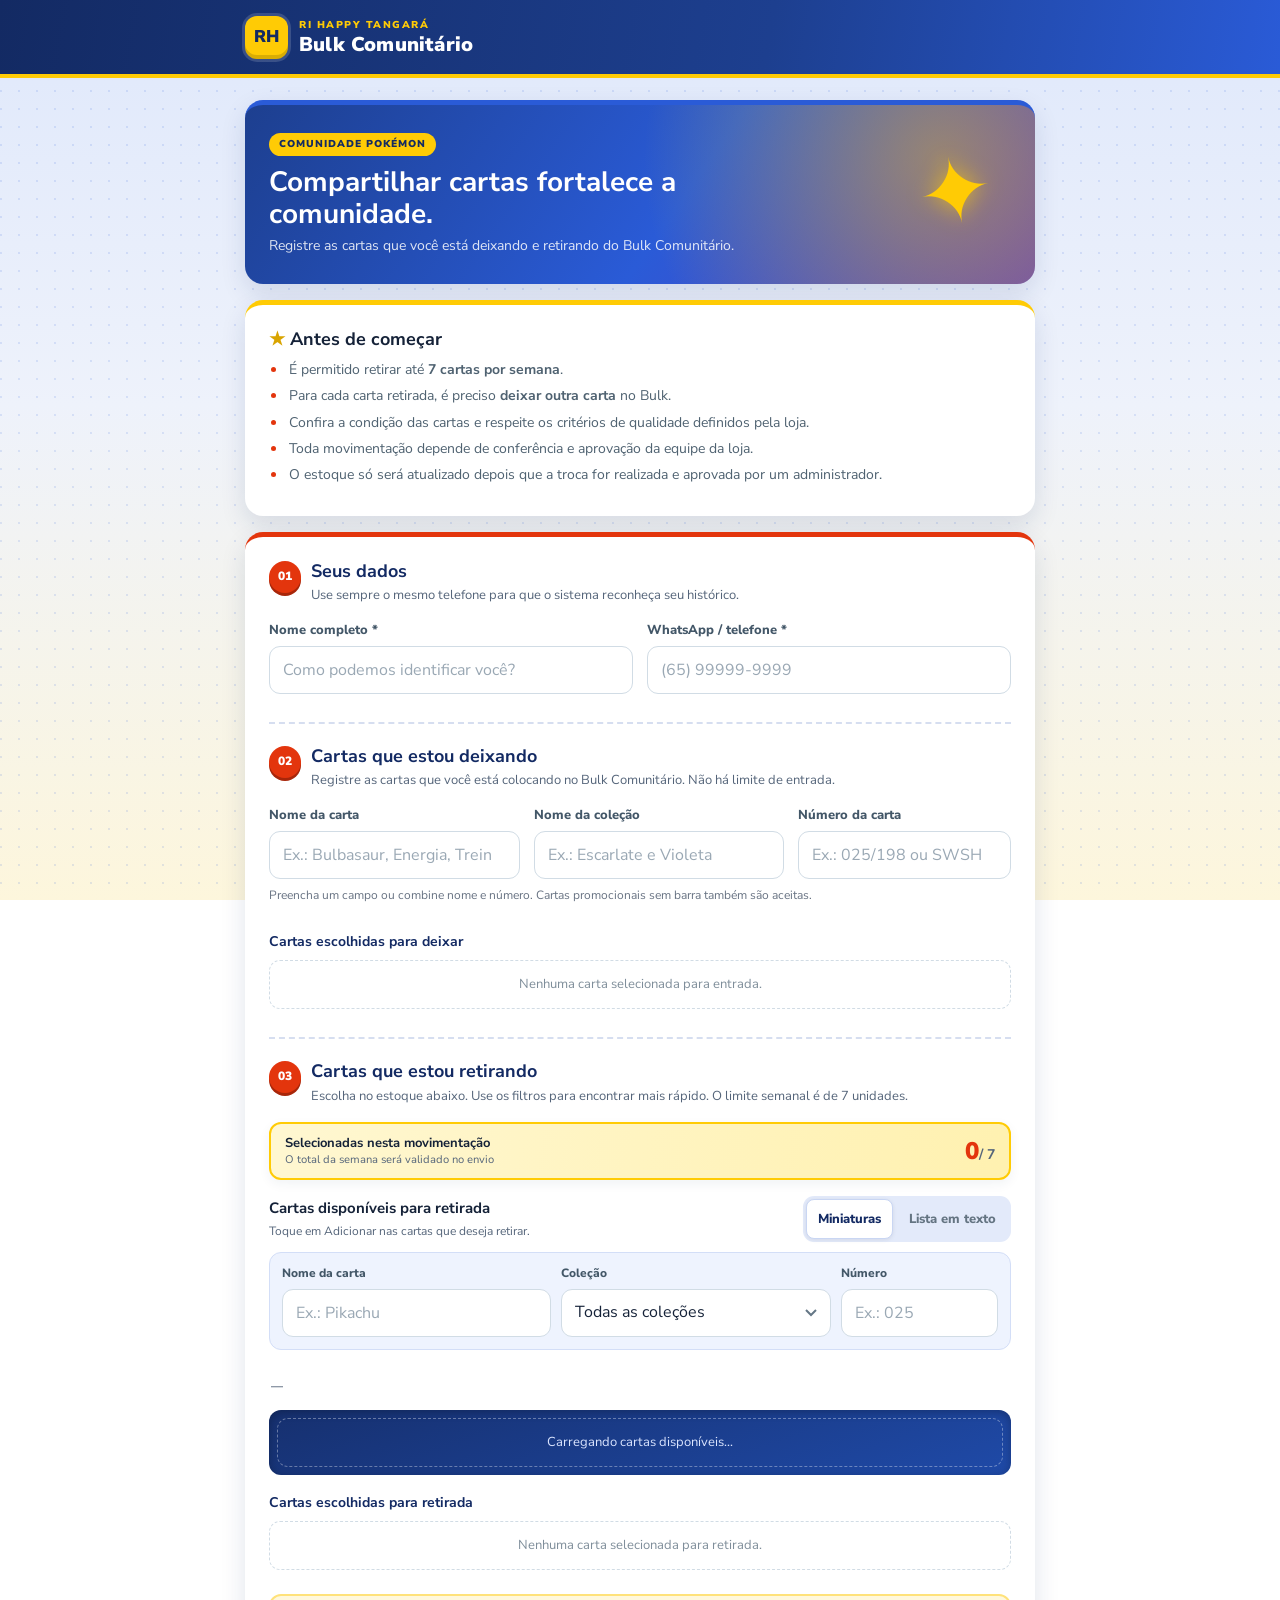
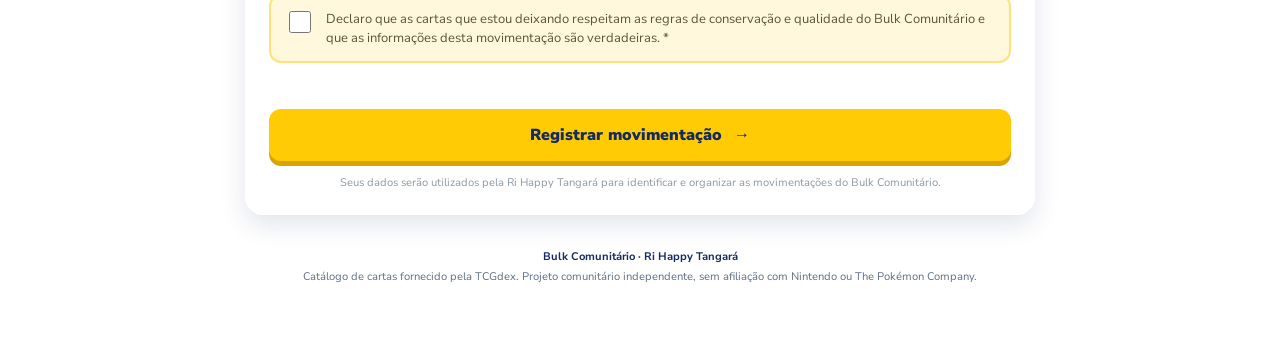
<file: index.html>
<!doctype html>
<html lang="pt-BR">
<head>
  <meta charset="utf-8">
  <meta name="viewport" content="width=device-width, initial-scale=1, viewport-fit=cover">
  <meta name="theme-color" content="#0878c9">
  <title>Bulk Comunitário | Ri Happy Tangará</title>
  <link rel="stylesheet" href="style.css?v=202611241657">
</head>
<body>
  <header class="site-header">
    <div class="brand-mark" aria-hidden="true">RH</div>
    <div>
      <p class="eyebrow">RI HAPPY TANGARÁ</p>
      <h1>Bulk Comunitário</h1>
    </div>
  </header>

  <main class="container">
    <section class="intro card">
      <div class="intro-copy">
        <span class="tag">COMUNIDADE POKÉMON</span>
        <h2>Compartilhar cartas fortalece a comunidade.</h2>
        <p>Registre as cartas que você está deixando e retirando do Bulk Comunitário.</p>
      </div>
      <div class="intro-symbol" aria-hidden="true">✦</div>
    </section>

    <section class="rules card">
      <h2>Antes de começar</h2>
      <ul>
        <li>É permitido retirar até <strong>7 cartas por semana</strong>.</li>
        <li>Para cada carta retirada, é preciso <strong>deixar outra carta</strong> no Bulk.</li>
        <li>Confira a condição das cartas e respeite os critérios de qualidade definidos pela loja.</li>
        <li>Toda movimentação depende de conferência e aprovação da equipe da loja.</li>
        <li>O estoque só será atualizado depois que a troca for realizada e aprovada por um administrador.</li>
      </ul>
    </section>

    <form id="movement-form" class="card" novalidate>
      <div class="section-heading">
        <span class="step">01</span>
        <div>
          <h2>Seus dados</h2>
          <p>Use sempre o mesmo telefone para que o sistema reconheça seu histórico.</p>
        </div>
      </div>
      <div class="form-grid">
        <label class="field">
          <span>Nome completo *</span>
          <input id="participant-name" name="name" autocomplete="name" maxlength="100" placeholder="Como podemos identificar você?" required>
        </label>
        <label class="field">
          <span>WhatsApp / telefone *</span>
          <input id="participant-phone" name="phone" inputmode="tel" autocomplete="tel" maxlength="20" placeholder="(65) 99999-9999" required>
        </label>
      </div>

      <div class="section-heading movement-title">
        <span class="step">02</span>
        <div>
          <h2>Cartas que estou deixando</h2>
          <p>Registre as cartas que você está colocando no Bulk Comunitário. Não há limite de entrada.</p>
        </div>
      </div>
      <div class="search-wrap">
        <div class="form-grid card-search-grid">
          <label class="field">
            <span>Nome da carta</span>
            <input id="deposit-name-search" type="search" autocomplete="off" placeholder="Ex.: Bulbasaur, Energia, Treinador..." aria-label="Nome da carta para deixar">
          </label>
          <label class="field">
            <span>Nome da coleção</span>
            <input id="deposit-collection-search" type="search" autocomplete="off" placeholder="Ex.: Escarlate e Violeta" aria-label="Coleção da carta">
          </label>
          <label class="field">
            <span>Número da carta</span>
            <input id="deposit-number-search" type="search" autocomplete="off" placeholder="Ex.: 025/198 ou SWSH020" aria-label="Número da carta para deixar">
          </label>
        </div>
        <small class="search-hint">Preencha um campo ou combine nome e número. Cartas promocionais sem barra também são aceitas.</small>
        <div id="deposit-results" class="search-results" aria-live="polite"></div>
      </div>
      <h3 class="selected-title">Cartas escolhidas para deixar</h3>
      <div id="deposit-selected" class="selected-list empty-state">Nenhuma carta selecionada para entrada.</div>

      <div class="section-heading movement-title">
        <span class="step">03</span>
        <div>
          <h2>Cartas que estou retirando</h2>
          <p>Escolha no estoque abaixo. Use os filtros para encontrar mais rápido. O limite semanal é de 7 unidades.</p>
        </div>
      </div>
      <div class="limit-panel">
        <div>
          <strong>Selecionadas nesta movimentação</strong>
          <small>O total da semana será validado no envio</small>
        </div>
        <div class="limit-number"><span id="withdraw-count">0</span><small>/ 7</small></div>
      </div>
      <div class="stock-heading">
        <div>
          <h3>Cartas disponíveis para retirada</h3>
          <p>Toque em Adicionar nas cartas que deseja retirar.</p>
        </div>
        <div class="stock-view-toggle" role="group" aria-label="Modo de visualização do estoque">
          <button type="button" class="active" data-stock-view="grid">Miniaturas</button>
          <button type="button" data-stock-view="list">Lista em texto</button>
        </div>
      </div>

      <div class="stock-filters" role="search" aria-label="Filtrar cartas do estoque">
        <label class="field filter-name">
          <span>Nome da carta</span>
          <input id="withdraw-name-search" type="search" autocomplete="off" placeholder="Ex.: Pikachu">
        </label>
        <label class="field filter-collection">
          <span>Coleção</span>
          <select id="withdraw-collection-search">
            <option value="">Todas as coleções</option>
          </select>
        </label>
        <label class="field filter-number">
          <span>Número</span>
          <input id="withdraw-number-search" type="search" autocomplete="off" inputmode="text" placeholder="Ex.: 025">
        </label>
      </div>
      <div id="type-chips" class="type-chips" role="group" aria-label="Filtrar por tipo"></div>
      <div class="filter-status">
        <span id="stock-filter-count">—</span>
        <button type="button" id="clear-stock-filters" class="link-button" hidden>Limpar filtros</button>
      </div>

      <div id="withdraw-stock-catalog" class="stock-catalog" aria-live="polite" tabindex="0" aria-label="Cartas disponíveis (rolagem própria)">
        <div class="empty-state">Carregando cartas disponíveis...</div>
      </div>

      <h3 id="review-anchor" class="selected-title">Cartas escolhidas para retirada</h3>
      <div id="withdraw-selected" class="selected-list empty-state">Nenhuma carta selecionada para retirada.</div>

      <div class="declaration">
        <label class="check-row">
          <input id="declaration" type="checkbox" required>
          <span>Declaro que as cartas que estou deixando respeitam as regras de conservação e qualidade do Bulk Comunitário e que as informações desta movimentação são verdadeiras. *</span>
        </label>
      </div>

      <div class="form-footer">
        <p id="form-message" class="form-message" role="status" aria-live="polite"></p>
        <button id="submit-button" class="primary-button" type="submit">
          <span>Registrar movimentação</span><span aria-hidden="true">→</span>
        </button>
        <p class="privacy-note">Seus dados serão utilizados pela Ri Happy Tangará para identificar e organizar as movimentações do Bulk Comunitário.</p>
      </div>
      <input type="text" id="website" name="website" class="honeypot" tabindex="-1" autocomplete="off" aria-hidden="true">
    </form>

    <section id="success-panel" class="card success-panel" hidden>
      <div class="success-icon">✓</div>
      <h2>Solicitação enviada</h2>
      <p>Sua movimentação está aguardando conferência e aprovação da equipe da loja. O estoque ainda não foi alterado.</p>
      <div class="protocol-box">
        <small>NÚMERO DO PROTOCOLO</small>
        <strong id="protocol-number">—</strong>
      </div>
      <p class="success-note">Guarde o protocolo. A troca só será concluída após a conferência presencial e aprovação da equipe.</p>
      <button id="new-movement" class="secondary-button" type="button">Registrar outra movimentação</button>
    </section>

    <footer class="site-footer">
      <p><strong>Bulk Comunitário · Ri Happy Tangará</strong></p>
      <p>Catálogo de cartas fornecido pela TCGdex. Projeto comunitário independente, sem afiliação com Nintendo ou The Pokémon Company.</p>
    </footer>
  </main>

  <div id="action-bar" class="action-bar" hidden>
    <div class="action-bar-info">
      <strong><span id="bar-withdraw">0</span>/7 para retirar</strong>
      <small><span id="bar-deposit">0</span> para deixar</small>
    </div>
    <button type="button" id="go-to-submit" class="action-bar-button">Revisar e enviar ↓</button>
  </div>

  <iframe name="submission-frame" id="submission-frame" title="Envio de movimentação" class="hidden-frame"></iframe>
  <form id="transport-form" method="post" target="submission-frame" class="hidden-form">
    <input type="hidden" name="payload" id="transport-payload">
  </form>

  <script src="config.js?v=202611241657"></script>
  <script src="app.js?v=202611241657"></script>
</body>
</html>
</file>
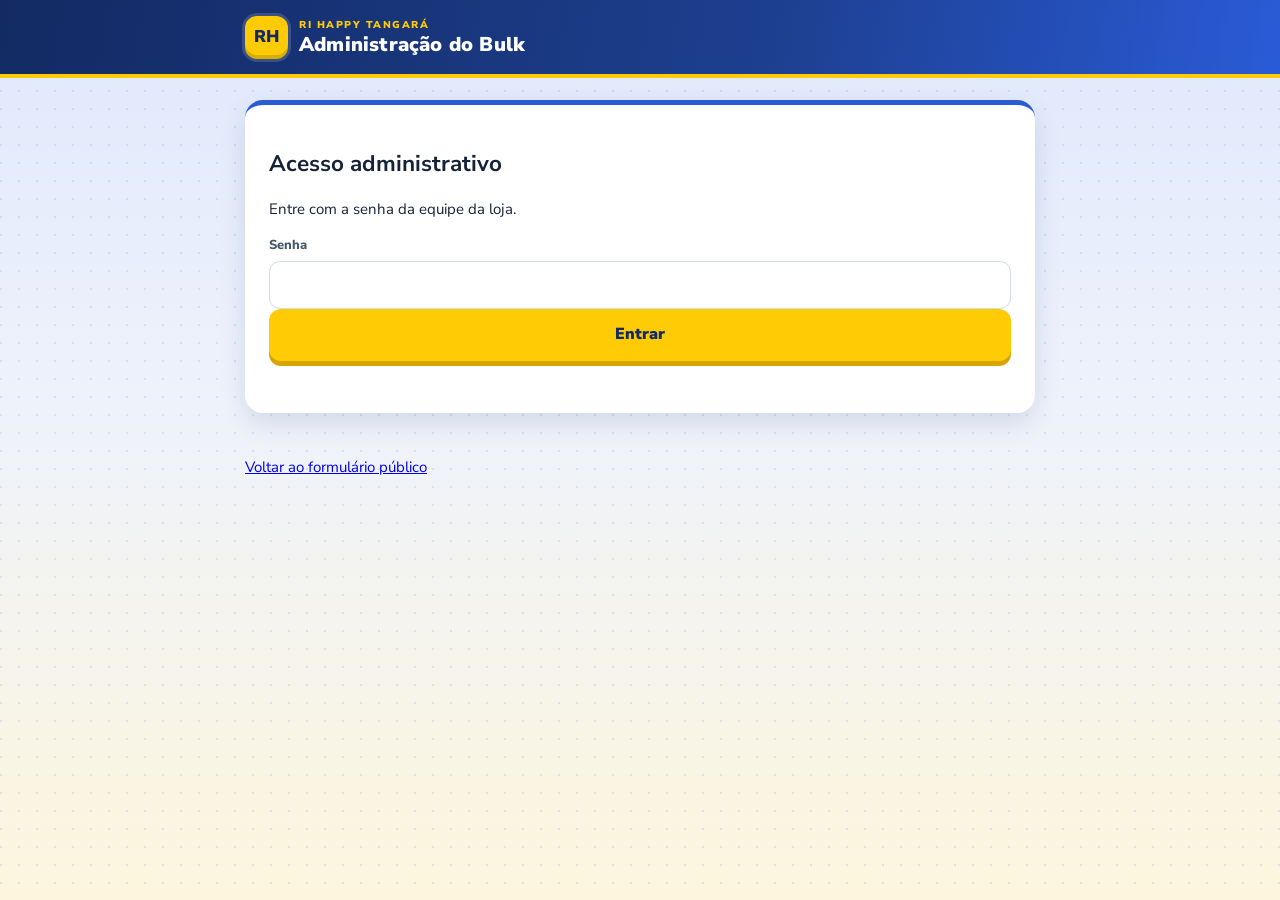
<file: admin.html>
<!doctype html><html lang="pt-BR"><head><meta charset="utf-8"><meta name="viewport" content="width=device-width,initial-scale=1"><title>Administração | Bulk Comunitário</title><link rel="stylesheet" href="style.css?v=202611241657"><link rel="stylesheet" href="admin.css?v=202611241657"></head><body><header class="site-header"><div class="brand-mark">RH</div><div><p class="eyebrow">RI HAPPY TANGARÁ</p><h1>Administração do Bulk</h1></div></header><main class="container"><section id="login-card" class="card"><h2>Acesso administrativo</h2><p>Entre com a senha da equipe da loja.</p><form id="login-form"><label class="field"><span>Senha</span><input id="admin-password" type="password" autocomplete="current-password" required></label><button class="primary-button" type="submit">Entrar</button><p id="login-message" class="form-message"></p></form></section><section id="dashboard" hidden><div class="admin-top"><h2>Solicitações</h2><button id="refresh" class="secondary-button">Atualizar</button></div><div id="summary" class="admin-summary"></div><div id="requests" class="admin-list"></div><section class="card"><h2>Estoque atual</h2><p>Cadastre a carga inicial diretamente na aba Estoque da planilha.</p><input id="stock-filter" type="search" placeholder="Pesquisar carta, coleção ou número"><div id="stock-list"></div></section></section><p id="admin-message" class="form-message"></p><a href="./">Voltar ao formulário público</a></main><iframe name="admin-frame" class="hidden-frame"></iframe><form id="admin-transport" target="admin-frame" method="post" class="hidden-form"><input name="payload" id="admin-payload"></form><script src="config.js?v=202611241657"></script><script src="admin.js?v=202611241657"></script></body></html>
</file>
<file: style.css>
@import url('https://fonts.googleapis.com/css2?family=Nunito+Sans:wght@400;600;700;800;900&display=swap');

/* =========================================================
   BULK COMUNITÁRIO — estilos (mobile primeiro)
   A base é pensada para celular; a partir de 640px o layout
   ganha mais colunas e espaçamento.
   ========================================================= */

:root{
  --blue:#0878c9;--blue-dark:#075c9c;--orange:#f28c28;--yellow:#ffd54a;
  --ink:#172b3a;--muted:#5e6f7d;--line:#e3eaf0;--bg:#f4f8fb;--white:#fff;--green:#14865b;
  --shadow:0 8px 24px rgba(24,58,82,.07);
  --tap:44px; /* altura mínima confortável para toque */
}
*{box-sizing:border-box}
html{-webkit-text-size-adjust:100%;text-size-adjust:100%}
body{margin:0;background:var(--bg);color:var(--ink);font-family:"Nunito Sans",Arial,sans-serif;line-height:1.45;font-size:15px;-webkit-tap-highlight-color:transparent}
button{touch-action:manipulation}

/* ---------- Cabeçalho ---------- */
.site-header{
  position:sticky;top:0;z-index:20;
  min-height:62px;background:rgba(255,255,255,.96);backdrop-filter:blur(8px);
  border-bottom:1px solid var(--line);display:flex;align-items:center;gap:11px;
  padding:8px max(14px,env(safe-area-inset-right)) 8px max(14px,env(safe-area-inset-left));
  padding-top:max(8px,env(safe-area-inset-top));
}
.brand-mark{width:38px;height:38px;flex:0 0 38px;border-radius:12px;background:var(--blue);color:#fff;display:grid;place-items:center;font-weight:900;font-size:15px;box-shadow:inset 0 -4px rgba(0,0,0,.12)}
.eyebrow{margin:0;color:var(--blue);font-size:10px;font-weight:900;letter-spacing:1.5px}
.site-header h1{font-size:18px;line-height:1.1;margin:2px 0 0;font-weight:900}

/* ---------- Estrutura ---------- */
.container{width:min(100% - 20px,790px);margin:12px auto 32px}
.card{background:var(--white);border:1px solid var(--line);border-radius:16px;padding:16px;margin-bottom:12px;box-shadow:var(--shadow)}

/* ---------- Abertura ---------- */
.intro{display:flex;align-items:center;justify-content:space-between;gap:8px;overflow:hidden;background:linear-gradient(110deg,#fff 0%,#fff 62%,#eaf6ff 100%)}
.intro-copy{max-width:550px}
.tag{display:inline-block;background:#fff3d8;color:#9a5b00;border-radius:99px;padding:4px 10px;font-size:10px;font-weight:900;letter-spacing:1px}
.intro h2{font-size:21px;line-height:1.15;margin:10px 0 6px}
.intro p{color:var(--muted);margin:0;font-size:14px}
.intro-symbol{font-size:52px;color:#f4bd38;opacity:.85;transform:rotate(-12deg);padding:0 2px;flex:0 0 auto}

/* ---------- Regras ---------- */
.rules h2,.section-heading h2{font-size:18px;line-height:1.2;margin:0 0 4px}
.rules ul{padding-left:18px;margin:10px 0 0;color:#4f6271;font-size:14px}
.rules li{margin:6px 0;padding-left:2px}

/* ---------- Títulos das etapas ---------- */
.section-heading{display:flex;gap:10px;align-items:flex-start;margin-bottom:16px}
.step{width:32px;height:32px;flex:0 0 32px;display:grid;place-items:center;background:#eaf5fd;color:var(--blue);font-size:12px;font-weight:900;border-radius:10px}
.section-heading p{margin:0;color:var(--muted);font-size:13px}
.movement-title{margin-top:28px;padding-top:22px;border-top:1px solid var(--line)}

/* ---------- Campos ---------- */
.form-grid{display:grid;grid-template-columns:1fr;gap:12px}
.field{display:flex;flex-direction:column;gap:6px;min-width:0}
.field>span{font-size:13px;font-weight:800;color:#435768}
/* 16px nos campos evita o zoom automático do iPhone ao tocar */
input[type=text],input[type=tel],input[type=search],input[type=password],input:not([type]),select{
  width:100%;height:48px;border:1px solid #d1dce5;border-radius:11px;padding:0 13px;
  font:inherit;font-size:16px;color:var(--ink);outline:none;background:#fff;-webkit-appearance:none;appearance:none
}
input:focus{border-color:var(--blue);box-shadow:0 0 0 3px rgba(8,120,201,.13)}
input::placeholder{color:#9aa8b4}
.search-hint{display:block;margin:8px 0 10px;color:#687383;font-size:12px;line-height:1.4}
.card-search-grid{grid-template-columns:1fr}

/* ---------- Contador de retirada ---------- */
.limit-panel{
  display:flex;align-items:center;justify-content:space-between;gap:10px;
  background:#f0f7fc;border:1px solid #d6e8f6;border-radius:12px;padding:10px 14px;margin:0 0 16px;
  box-shadow:0 4px 12px rgba(24,58,82,.06)
}
.limit-panel strong{display:block;font-size:13px}
.limit-panel small{display:block;color:var(--muted);font-size:11px}
.limit-number{font-size:24px;color:var(--blue);font-weight:900;white-space:nowrap}
.limit-number small{display:inline;font-size:14px;color:var(--muted);font-weight:700}

/* ---------- Resultados de pesquisa ---------- */
.search-wrap{position:relative}
.search-results{display:grid;gap:8px;margin-top:8px}
.result-card{display:flex;align-items:center;gap:10px;padding:8px;border:1px solid var(--line);border-radius:12px;background:#fff}
.result-card img{width:50px;height:70px;flex:0 0 50px;object-fit:contain;border-radius:5px;background:#f1f4f7}
.result-info{min-width:0;flex:1}
.result-info strong{display:block;font-size:14px;line-height:1.25}
.result-info small{display:block;color:var(--muted);font-size:12px;overflow-wrap:anywhere}

/* ---------- Botões ---------- */
.add-button{min-height:var(--tap);border:0;border-radius:10px;background:#e9f5fd;color:var(--blue-dark);font:inherit;font-size:14px;font-weight:900;padding:10px 14px;cursor:pointer}
.add-button:active{background:#d2eafb}
.primary-button{width:100%;min-height:52px;border:0;border-radius:12px;background:var(--blue);color:#fff;padding:14px 18px;font:inherit;font-size:16px;font-weight:900;display:flex;align-items:center;justify-content:center;gap:12px;cursor:pointer;box-shadow:0 5px 0 var(--blue-dark)}
.primary-button:active{transform:translateY(2px);box-shadow:0 3px 0 var(--blue-dark)}
.primary-button:disabled{opacity:.55;cursor:wait;box-shadow:none;transform:none}
.secondary-button{min-height:var(--tap);border:1px solid #cbd9e3;background:#fff;color:var(--blue-dark);border-radius:10px;padding:11px 16px;font:inherit;font-size:14px;font-weight:800;cursor:pointer}

/* ---------- Cartas selecionadas ---------- */
.selected-title{font-size:14px;margin:18px 0 8px;color:#435768}
.selected-list{display:grid;gap:8px;margin-top:0}
.empty-state{padding:14px;border:1px dashed #d1dce5;border-radius:11px;color:#7f8e9a;font-size:13px;text-align:center}
.selected-item{display:flex;align-items:center;gap:9px;border:1px solid var(--line);border-radius:12px;padding:8px;background:#fff}
.selected-item img{width:42px;height:58px;flex:0 0 42px;object-fit:contain;background:#f4f6f8;border-radius:5px}
.selected-info{min-width:0;flex:1}
.selected-info strong{display:block;font-size:13px;line-height:1.25}
.selected-info small{display:block;font-size:11px;color:var(--muted);overflow-wrap:anywhere}
.quantity-controls{display:flex;align-items:center;gap:4px;flex:0 0 auto}
.quantity-controls button,.remove-button{border:1px solid var(--line);background:#fff;border-radius:9px;width:38px;height:38px;font-size:17px;font-weight:900;cursor:pointer;color:var(--ink);flex:0 0 auto}
.quantity-controls span{font-size:14px;font-weight:900;min-width:18px;text-align:center}
.remove-button{color:#b44343;font-size:19px}

/* ---------- Declaração e envio ---------- */
.declaration{margin-top:24px;padding:14px;background:#fffaf0;border:1px solid #f6e8c6;border-radius:12px}
.check-row{display:flex;align-items:flex-start;gap:12px;font-size:13px;color:#5d533d;cursor:pointer}
.check-row input{margin-top:1px;accent-color:var(--blue);width:22px;height:22px;flex:0 0 auto}
.form-footer{margin-top:18px}
.form-message{font-size:13px;min-height:18px;margin:0 0 10px;color:#b44343}
.form-message.ok{color:var(--green)}
.privacy-note{text-align:center;color:#8d9aa5;font-size:11px;margin:14px 6px 0}

/* ---------- Confirmação ---------- */
.success-panel{text-align:center;padding:30px 18px}
.success-icon{width:54px;height:54px;border-radius:50%;background:#e8f7ef;color:var(--green);font-size:30px;font-weight:900;display:grid;place-items:center;margin:0 auto 14px}
.success-panel h2{margin:0 0 6px}
.success-panel>p{color:var(--muted);font-size:14px}
.protocol-box{background:#f2f7fa;border:1px dashed #c8d9e5;border-radius:12px;padding:15px;margin:20px auto;max-width:320px}
.protocol-box small{display:block;color:var(--muted);font-size:10px;letter-spacing:1px;font-weight:900}
.protocol-box strong{display:block;font-size:20px;color:var(--blue);letter-spacing:.5px;overflow-wrap:anywhere}
.success-note{font-size:12px!important}
.success-panel .secondary-button{width:100%}

/* ---------- Rodapé ---------- */
.site-footer{text-align:center;color:#8a99a5;font-size:11px;padding:14px 12px calc(14px + env(safe-area-inset-bottom))}
.site-footer p{margin:4px}
.site-footer strong{color:#5d6d79}

/* ---------- Catálogo do estoque ---------- */
.stock-heading{display:flex;flex-direction:column;align-items:stretch;gap:10px;margin:4px 0 10px}
.stock-heading h3{font-size:15px;margin:0 0 3px}
.stock-heading p{font-size:12px;color:var(--muted);margin:0}
.stock-view-toggle{display:grid;grid-template-columns:1fr 1fr;gap:4px;background:#eef3f7;border-radius:11px;padding:3px}
.stock-view-toggle button{min-height:40px;border:1px solid transparent;background:transparent;border-radius:8px;padding:8px 11px;font:inherit;font-size:13px;font-weight:800;color:#647482;cursor:pointer}
.stock-view-toggle button.active{background:#fff;color:#075da0;border-color:#d5e4f1;box-shadow:0 1px 4px rgba(0,0,0,.08)}

/* Filtros do estoque: ficam logo acima da lista de cartas */
select{padding-right:36px;background:#fff url("data:image/svg+xml,%3Csvg xmlns='http://www.w3.org/2000/svg' width='12' height='8'%3E%3Cpath d='M1 1l5 5 5-5' stroke='%23657786' stroke-width='2' fill='none'/%3E%3C/svg%3E") no-repeat right 13px center;text-overflow:ellipsis}
.stock-filters{display:grid;grid-template-columns:1fr 92px;gap:8px;background:#f7fafc;border:1px solid var(--line);border-radius:12px;padding:10px}
.stock-filters .field>span{font-size:12px}
.filter-name{grid-column:1/2}.filter-number{grid-column:2/3}.filter-collection{grid-column:1/-1;grid-row:2}
.filter-status{display:flex;align-items:center;justify-content:space-between;gap:10px;min-height:34px;margin:6px 2px 6px;font-size:12px;color:var(--muted);font-weight:700}
.link-button{border:0;background:none;color:var(--blue-dark);font:inherit;font-size:13px;font-weight:800;padding:8px 0 8px 8px;cursor:pointer;text-decoration:underline}

/* Catálogo com rolagem própria: a página não cresce com o estoque */
.stock-catalog{
  margin:0;max-height:62vh;max-height:62dvh;overflow-y:auto;-webkit-overflow-scrolling:touch;overscroll-behavior:contain;
  border:1px solid var(--line);border-radius:12px;padding:8px;background:#f9fbfd;
  box-shadow:inset 0 -14px 14px -14px rgba(24,58,82,.25)
}
.stock-catalog:focus-visible{outline:3px solid rgba(8,120,201,.3)}
.add-button.added{background:#e8f7ef;color:var(--green)}
.add-button:disabled{opacity:.7;cursor:default}

/* Barra fixa para ir direto ao envio */
.action-bar{
  position:fixed;left:0;right:0;bottom:0;z-index:30;
  display:flex;align-items:center;justify-content:space-between;gap:12px;
  padding:10px max(14px,env(safe-area-inset-right)) calc(10px + env(safe-area-inset-bottom)) max(14px,env(safe-area-inset-left));
  background:#fff;border-top:1px solid var(--line);box-shadow:0 -6px 20px rgba(24,58,82,.12)
}
.action-bar[hidden]{display:none}
.action-bar-info strong{display:block;font-size:15px;color:var(--ink)}
.action-bar-info small{display:block;font-size:12px;color:var(--muted)}
.action-bar.full .action-bar-info strong{color:var(--green)}
.action-bar-button{min-height:46px;border:0;border-radius:11px;background:var(--blue);color:#fff;font:inherit;font-size:15px;font-weight:900;padding:10px 16px;cursor:pointer;white-space:nowrap}
.action-bar.full .action-bar-button{background:var(--green);animation:pulse 1.6s ease-in-out 2}
@keyframes pulse{50%{transform:scale(1.05)}}
body.has-action-bar{padding-bottom:calc(76px + env(safe-area-inset-bottom))}
.selected-title{scroll-margin-top:76px}
.stock-grid{display:grid;grid-template-columns:repeat(2,minmax(0,1fr));gap:8px}
.stock-card{display:flex;flex-direction:column;align-items:center;text-align:center;border:1px solid var(--line);border-radius:12px;padding:8px;background:#fff;min-width:0}
.stock-card img{width:100%;aspect-ratio:63/88;height:auto;object-fit:contain;margin-bottom:6px;border-radius:6px;background:#f4f6f8}
.stock-card strong{font-size:13px;line-height:1.25}
.stock-card small{font-size:11px;color:var(--muted);margin:3px 0;line-height:1.3;overflow-wrap:anywhere}
.stock-quantity{font-size:11px;font-weight:900;color:var(--green);margin:2px 0 8px}
.stock-card .add-button{width:100%;margin-top:auto;padding:9px 6px}
.stock-list{display:grid;gap:6px}
.stock-list-item{display:flex;align-items:center;gap:10px;padding:10px;border:1px solid var(--line);border-radius:11px;background:#fff}
.stock-list-info{flex:1;min-width:0}
.stock-list-info strong{display:block;font-size:14px}
.stock-list-info small{display:block;font-size:12px;color:var(--muted);overflow-wrap:anywhere}

/* Utilitários */
.hidden-frame,.hidden-form,.honeypot{position:absolute!important;left:-9999px!important;width:1px!important;height:1px!important;opacity:0!important}

/* =========================================================
   Telas maiores (tablet e computador)
   ========================================================= */
@media (min-width:640px){
  .site-header{min-height:78px;padding-left:max(20px,calc((100% - 790px)/2));padding-right:max(20px,calc((100% - 790px)/2))}
  .brand-mark{width:43px;height:43px;flex-basis:43px;font-size:17px}
  .site-header h1{font-size:20px}
  .container{width:min(100% - 28px,790px);margin:22px auto 45px}
  .card{padding:24px;border-radius:18px;margin-bottom:16px}
  .intro{min-height:160px}
  .intro h2{font-size:28px}
  .intro-symbol{font-size:90px;padding:0 18px}
  .form-grid{grid-template-columns:1fr 1fr;gap:14px}
  .card-search-grid{grid-template-columns:1fr 1fr .85fr}
  .stock-heading{flex-direction:row;align-items:center;justify-content:space-between}
  .stock-view-toggle{display:flex;flex-shrink:0}
  .stock-grid{grid-template-columns:repeat(auto-fill,minmax(140px,1fr));gap:10px}
  .stock-filters{grid-template-columns:1.2fr 1.2fr .7fr;gap:10px;padding:12px}
  .filter-name,.filter-collection,.filter-number{grid-column:auto;grid-row:auto}
  .stock-catalog{max-height:560px}
  .action-bar{left:50%;right:auto;bottom:16px;transform:translateX(-50%);width:min(100% - 28px,560px);border:1px solid var(--line);border-radius:16px;padding:10px 12px 10px 18px}
  body.has-action-bar{padding-bottom:96px}
  .success-panel .secondary-button{width:auto}
}
@media (hover:hover){
  .add-button:hover{background:#d7edfc}
  .primary-button:hover{background:#086db5}
  .secondary-button:hover{background:#f5f9fc}
}

/* Filtro por tipo: botões roláveis na horizontal */
.type-chips{display:flex;gap:6px;overflow-x:auto;-webkit-overflow-scrolling:touch;scrollbar-width:none;padding:10px 2px 4px;margin:0 -2px}
.type-chips::-webkit-scrollbar{display:none}
.type-chip{flex:0 0 auto;min-height:40px;display:inline-flex;align-items:center;gap:5px;border:1px solid #d5e1ea;background:#fff;color:#435768;border-radius:99px;padding:7px 13px;font:inherit;font-size:13px;font-weight:800;cursor:pointer;white-space:nowrap}
.type-chip small{font-size:11px;font-weight:800;color:#8a99a5}
.type-chip.active{background:var(--blue);border-color:var(--blue);color:#fff}
.type-chip.active small{color:rgba(255,255,255,.8)}
.type-planta{border-color:#bfe3c2}.type-fogo{border-color:#f6c7b5}.type-agua{border-color:#bcdcf5}
.type-raio{border-color:#f3e29a}.type-psiquico{border-color:#e4c5ec}.type-lutador{border-color:#e7cdb5}
.type-sombrio{border-color:#c3c8d0}.type-incolor{border-color:#e2e2e2}.type-dragao{border-color:#e6d7a6}
.type-metal{border-color:#cfd6dc}.type-treinador{border-color:#cdd6f1}.type-energia{border-color:#d9e8c4}
.type-planta.active{background:#3d9a4a;border-color:#3d9a4a}.type-fogo.active{background:#e0602f;border-color:#e0602f}
.type-agua.active{background:#2d86d1;border-color:#2d86d1}.type-raio.active{background:#d9a700;border-color:#d9a700}
.type-psiquico.active{background:#9b4fb0;border-color:#9b4fb0}.type-lutador.active{background:#a4612e;border-color:#a4612e}
.type-sombrio.active{background:#3d4a5a;border-color:#3d4a5a}.type-incolor.active{background:#7d8790;border-color:#7d8790}
.type-dragao.active{background:#a3842a;border-color:#a3842a}.type-metal.active{background:#6b7a86;border-color:#6b7a86}
.type-treinador.active{background:#4a62b3;border-color:#4a62b3}.type-energia.active{background:#5f8f2f;border-color:#5f8f2f}
.type-loading{flex:0 0 auto;align-self:center;font-size:12px;color:var(--muted);padding:0 6px}
@media (min-width:640px){.type-chips{flex-wrap:wrap;overflow:visible}}

/* =========================================================
   TEMA "ESTAMPA ILUSTRADA"
   Cores fortes de TCG (azul, amarelo, vermelho), fundo com textura
   e cartas com moldura. Sobrepõe as regras anteriores.
   ========================================================= */
:root{
  --navy:#132a63;--royal:#2a5bd7;--sun:#ffcb05;--sun-dark:#d9a400;--ember:#e3350d;
  --ink:#152238;--muted:#55657a;--line:#dfe6f2;--bg:#e8eefb
}
body{
  background:
    radial-gradient(circle at 1px 1px,rgba(42,91,215,.13) 1.2px,transparent 0) 0 0/18px 18px,
    linear-gradient(180deg,#dfe8fb 0%,#eef2fb 45%,#fdf6dc 100%);
  background-attachment:fixed
}

/* Cabeçalho escuro com faixa amarela */
.site-header{background:linear-gradient(100deg,var(--navy) 0%,#1d3f8f 60%,var(--royal) 100%);border-bottom:4px solid var(--sun);backdrop-filter:none}
.site-header h1{color:#fff;letter-spacing:.2px}
.eyebrow{color:var(--sun)}
.brand-mark{background:var(--sun);color:var(--navy);box-shadow:inset 0 -4px rgba(0,0,0,.15),0 0 0 3px rgba(255,255,255,.15)}

/* Abertura em destaque */
.intro{
  border:0;color:#fff;
  background:
    radial-gradient(circle at 88% 30%,rgba(255,203,5,.45) 0,rgba(255,203,5,0) 42%),
    linear-gradient(125deg,#1d3f8f 0%,#2a5bd7 55%,#5b3fc4 100%);
  box-shadow:0 12px 28px rgba(19,42,99,.28)
}
.intro h2{color:#fff}
.intro p{color:rgba(255,255,255,.85)}
.intro .tag{background:var(--sun);color:var(--navy)}
.intro-symbol{color:var(--sun);opacity:1;text-shadow:0 0 22px rgba(255,203,5,.7)}

/* Cartões com faixa colorida no topo */
.card{border:0;border-top:5px solid var(--royal);box-shadow:0 10px 26px rgba(19,42,99,.12)}
.rules{border-top-color:var(--sun)}
.rules h2::before{content:"★ ";color:var(--sun-dark)}
.rules li::marker{color:var(--ember)}
#movement-form{border-top-color:var(--ember)}
.success-panel{border-top-color:#2a9d4b}

/* Etapas numeradas */
.step{background:var(--ember);color:#fff;border-radius:50%;box-shadow:0 3px 0 #a8260a}
.section-heading h2{color:var(--navy)}
.movement-title{border-top:2px dashed #d6def0}

/* Campos */
input:focus,select:focus{border-color:var(--royal);box-shadow:0 0 0 3px rgba(42,91,215,.18)}

/* Contador */
.limit-panel{background:linear-gradient(100deg,#fff7d1,#fff1b0);border:2px solid var(--sun)}
.limit-number{color:var(--ember)}

/* Filtros */
.stock-filters{background:#eef3fe;border-color:#d3def7}
.stock-view-toggle{background:#e3eafa}
.stock-view-toggle button.active{color:var(--navy);border-color:#c9d6f3}
.type-chip.active:not([class*="type-"]),.type-chip.active[data-type=""]{background:var(--navy);border-color:var(--navy)}

/* Catálogo: vitrine escura e cartas com moldura amarela */
.stock-catalog{background:linear-gradient(160deg,#16306f,#1f4aa8);border:0;box-shadow:inset 0 2px 10px rgba(0,0,0,.25)}
.stock-catalog .empty-state{color:#dbe5ff;border-color:rgba(255,255,255,.35)}
.stock-card{border:3px solid var(--sun);border-radius:14px;box-shadow:0 4px 10px rgba(0,0,0,.22)}
.stock-card img{background:#eef2fa}
.stock-list-item{border:2px solid var(--sun);background:#fff}
.stock-quantity{color:#1f8a43}

/* Botões */
.add-button{background:var(--sun);color:var(--navy)}
.add-button:active{background:#ffd93d}
.add-button.added{background:#dff5e6;color:#1f7a3e}
.primary-button{background:var(--sun);color:var(--navy);box-shadow:0 5px 0 var(--sun-dark)}
.primary-button:active{box-shadow:0 3px 0 var(--sun-dark)}
.secondary-button{border-color:#c9d6f3;color:var(--navy)}
.link-button{color:var(--royal)}
.action-bar-button{background:var(--sun);color:var(--navy);box-shadow:0 3px 0 var(--sun-dark)}
.action-bar.full .action-bar-button{background:#2a9d4b;color:#fff;box-shadow:0 3px 0 #1d7136}
.action-bar{border-top:3px solid var(--sun)}

/* Listas e declaração */
.selected-title{color:var(--navy)}
.selected-item{border:2px solid #e3e9f6}
.declaration{background:#fff8dc;border:2px solid #ffe27a}
.protocol-box strong{color:var(--ember)}
.site-footer{color:#5f6f86}
.site-footer strong{color:var(--navy)}

@media (hover:hover){
  .add-button:hover{background:#ffd93d}
  .primary-button:hover{background:#ffd52e}
  .secondary-button:hover{background:#f2f6ff}
}
.add-button:disabled:not(.added){background:#e4e8f0;color:#7a8699}
.load-more{display:block;width:100%;margin-top:10px;background:#fff}
.action-bar.missing .action-bar-info small{color:var(--ember);font-weight:800}
</file>
<file: admin.css>
.admin-top{display:flex;justify-content:space-between;align-items:center;margin:10px 0 16px}.admin-summary{display:flex;gap:10px;flex-wrap:wrap;margin-bottom:16px}.summary-chip{background:white;border:1px solid var(--line);border-radius:12px;padding:12px 16px;flex:1;min-width:110px}.summary-chip strong{display:block;font-size:22px}.summary-chip small{color:var(--muted)}.admin-list{display:grid;gap:12px;margin-bottom:20px}.request-card{background:white;border:1px solid var(--line);border-radius:14px;padding:16px}.request-head{display:flex;justify-content:space-between;gap:10px;flex-wrap:wrap}.request-card h3{margin:0;font-size:16px}.request-card small{color:var(--muted)}.request-lines{display:grid;grid-template-columns:1fr 1fr;gap:12px;margin:14px 0}.request-lines ul{margin:6px 0;padding-left:18px;font-size:13px}.request-actions{display:flex;gap:8px}.approve{background:#14865b;color:white;border:0;border-radius:9px;padding:10px 14px;font-weight:800}.reject{background:#fff;color:#b44343;border:1px solid #e6caca;border-radius:9px;padding:10px 14px;font-weight:800}.stock-row{display:flex;justify-content:space-between;padding:9px 0;border-bottom:1px solid var(--line);font-size:12px}.stock-row small{display:block;color:var(--muted)}#stock-filter{margin:12px 0}.status{font-size:11px;font-weight:900;padding:5px 9px;border-radius:20px;background:#fff1d8;color:#875400}.status.approved{background:#e8f7ef;color:#176b43}.status.rejected{background:#fdeeee;color:#a33}@media(max-width:600px){.request-lines{grid-template-columns:1fr}.request-actions button{flex:1}}.request-actions{flex-wrap:wrap}
.separate{background:#fff7d1;color:#132a63;border:2px solid #ffcb05;border-radius:9px;padding:10px 14px;font-weight:800;flex-basis:100%!important}
.separate.done{background:#fff;color:#55657a;border-color:#dfe6f2}
.separated-badge{margin:8px 0 2px;background:#fff7d1;border:1px solid #ffe27a;color:#6b4e00;border-radius:10px;padding:8px 10px;font-size:13px;font-weight:800}
</file>
